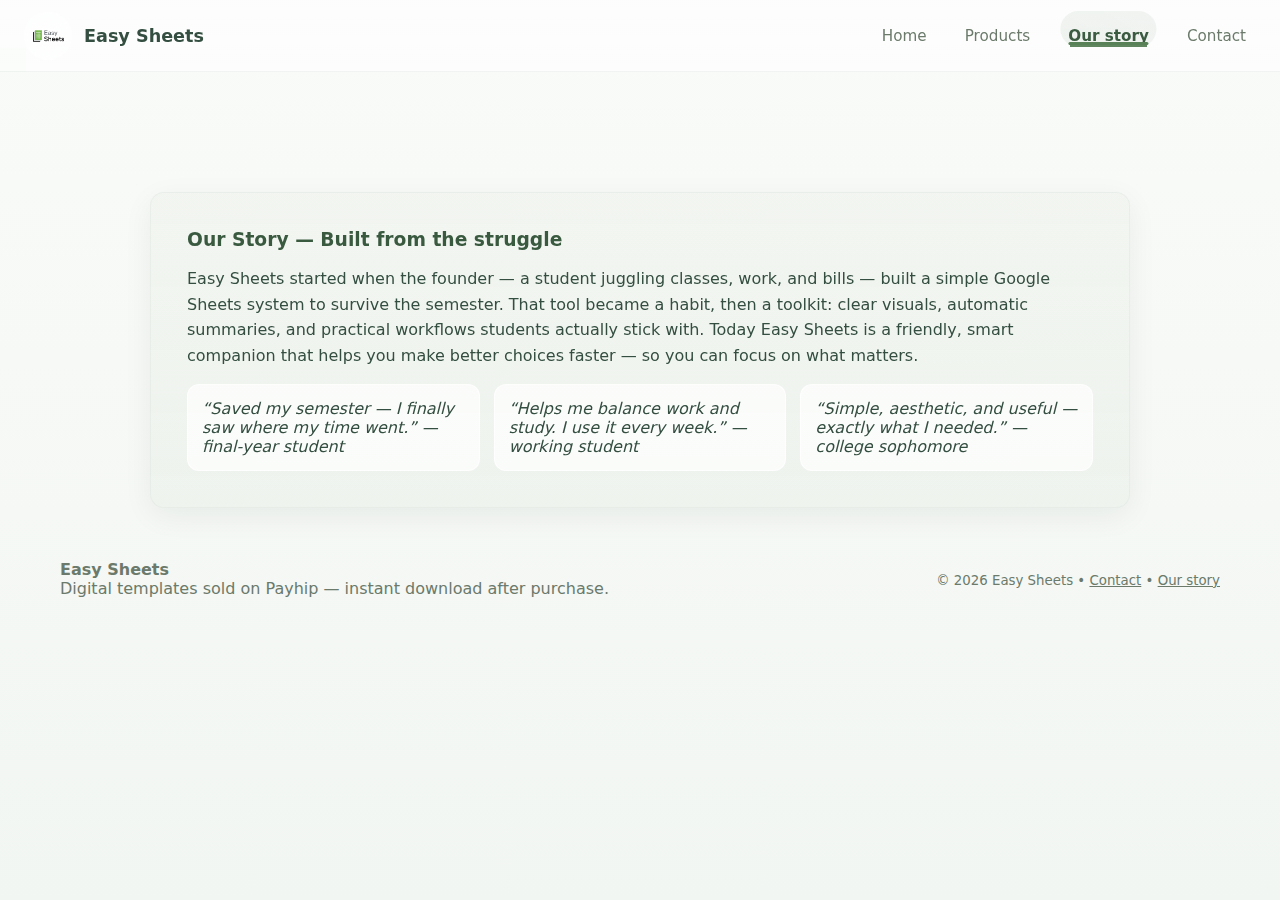
<file: About.html>
<!DOCTYPE html>
<html lang="en">
<head>
  <meta charset="utf-8" />
  <meta name="viewport" content="width=device-width,initial-scale=1" />
  <title>Our Story — Easy Sheets</title>

  <meta name="description" content="Easy Sheets PH — Smart, ready-to-use Google Sheets templates for students and professionals. Track habits, plan budgets, and boost productivity effortlessly.">
  <link rel="icon" href="/assets/favicon.png" type="image/png" />

  <meta property="og:title" content="Easy Sheets — Plan Smarter. Study Better." />
  <meta property="og:description" content="Smart Google Sheet templates for students & professionals. Instant access via Payhip." />
  <meta property="og:image" content="images/logo.png" />
  <meta property="og:type" content="website" />

  <style>
    :root{
      --bg-soft: #fbfcfb;
      --glass: rgba(255,255,255,0.7);
      --glass-strong: rgba(255,255,255,0.85);
      --accent-1:#a3b18a;
      --accent-2:#588157;
      --accent-3:#3a5a40;
      --text:#344e41;
      --muted:#6b7a6b;
      --card-shadow: 0 8px 30px rgba(18,30,20,0.06);
      --radius:14px;
      --header-h:72px;
      font-family: Inter, system-ui, -apple-system, "Segoe UI", Roboto, "Helvetica Neue", Arial;
    }
    *{box-sizing:border-box}
    html,body{height:100%;margin:0;background:linear-gradient(180deg,#f9fbf9 0%, #f2f6f2 100%);color:var(--text);-webkit-font-smoothing:antialiased}
    a{color:inherit}

    header{
      position:fixed;left:0;right:0;top:0;height:var(--header-h);display:flex;align-items:center;justify-content:space-between;padding:0 24px;gap:12px;z-index:1200;background: linear-gradient(180deg, rgba(255,255,255,0.6), rgba(255,255,255,0.45));backdrop-filter: blur(10px);border-bottom: 1px solid rgba(52,78,65,0.06);
    }
    .brand{display:flex;align-items:center;gap:12px}
    .brand img{width:48px;height:48px;border-radius:50%;object-fit:cover;display:inline-block}
    .brand h1{font-size:1.1rem;margin:0;color:var(--text);font-weight:700}
    nav{display:flex;gap:18px;align-items:center}
    nav a{font-size:0.95rem;color:var(--muted);text-decoration:none;padding:6px 8px;border-radius:8px}
    nav a:hover{color:var(--accent-2);background:rgba(88,129,87,0.06)}

    main{padding-top:calc(var(--header-h) + 24px)}

    .story{max-width:980px;margin:96px auto 32px;padding:36px;border-radius:14px;background: linear-gradient(180deg, rgba(163,177,138,0.06), rgba(88,129,87,0.04));box-shadow:var(--card-shadow);border:1px solid rgba(52,78,65,0.04)}
    .story h3{margin:0 0 8px;color:var(--accent-3)}
    .story p{color:var(--text);line-height:1.6}
    .test-grid{display:grid;grid-template-columns:repeat(3,1fr);gap:14px;margin-top:16px}
    @media (max-width:980px){.test-grid{grid-template-columns:repeat(2,1fr)}}
    @media (max-width:640px){.test-grid{grid-template-columns:1fr}}
    .test{background:var(--glass);padding:14px;border-radius:12px;border:1px solid rgba(255,255,255,0.6);color:var(--text);font-style:italic}

    footer{margin-top:28px}
    .site-footer{max-width:1200px;margin:0 auto;padding:20px;color:var(--muted);display:flex;justify-content:space-between;align-items:center;gap:12px}
  </style>
  <!-- shared styles -->
  <link rel="stylesheet" href="style.css">
</head>
<body>

  <header>
    <div class="brand">
      <a href="index.html" class="brand-link" aria-label="Go to home" style="display:flex;align-items:center;gap:12px;text-decoration:none;color:inherit">
        <img src="images/logo.jpg" alt="Easy Sheets logo" />
        <h1>Easy Sheets</h1>
      </a>
    </div>
    <nav aria-label="Main">
      <a href="index.html#home">Home</a>
      <a href="Products.html">Products</a>
      <a href="About.html">Our story</a>
      <a href="Contact.html">Contact</a>
    </nav>
  </header>

  <main>
    <section class="story" aria-labelledby="story-title">
      <h3 id="story-title">Our Story — Built from the struggle</h3>
      <p>
        Easy Sheets started when the founder — a student juggling classes, work, and bills — built a simple Google Sheets system to survive the semester.
        That tool became a habit, then a toolkit: clear visuals, automatic summaries, and practical workflows students actually stick with.
        Today Easy Sheets is a friendly, smart companion that helps you make better choices faster — so you can focus on what matters.
      </p>

      <div class="test-grid" aria-hidden="false">
        <div class="test">“Saved my semester — I finally saw where my time went.” — final-year student</div>
        <div class="test">“Helps me balance work and study. I use it every week.” — working student</div>
        <div class="test">“Simple, aesthetic, and useful — exactly what I needed.” — college sophomore</div>
      </div>
    </section>
  </main>

  <footer>
    <div class="site-footer">
      <div>
        <strong>Easy Sheets</strong><br>
        Digital templates sold on Payhip — instant download after purchase.
      </div>
      <div style="text-align:right">
        <small>© <span id="year"></span> Easy Sheets • <a href="index.html#contact">Contact</a> • <a href="About.html">Our story</a></small>
      </div>
    </div>
  </footer>

  <script>
    document.getElementById('year').textContent = new Date().getFullYear();
  </script>

  <!-- scroll-reveal: same as index.html to enable animate-on-scroll on this page -->
  <script>
    (function(){
      try{
        if(window.matchMedia && window.matchMedia('(prefers-reduced-motion: reduce)').matches) return;
        const selector = '.card, .hero-panel, .story, .trust-bar, .product-cta, .hero-title, .test-grid, .contact';
        const nodes = Array.from(document.querySelectorAll(selector));
        nodes.forEach((el, idx) => {
          el.classList.add('animate-on-scroll');
          el.style.setProperty('--stagger-index', idx);
        });

        const io = new IntersectionObserver((entries, obs) => {
          entries.forEach(entry => {
            if(entry.isIntersecting){
              entry.target.classList.add('in-view');
              obs.unobserve(entry.target);
            }
          });
        }, { threshold: 0.12 });

        nodes.forEach(n => io.observe(n));
      }catch(e){ /* fail silently */ }
    })();
  </script>

  <script src="main.js"></script>

</body>
</html>
</file>
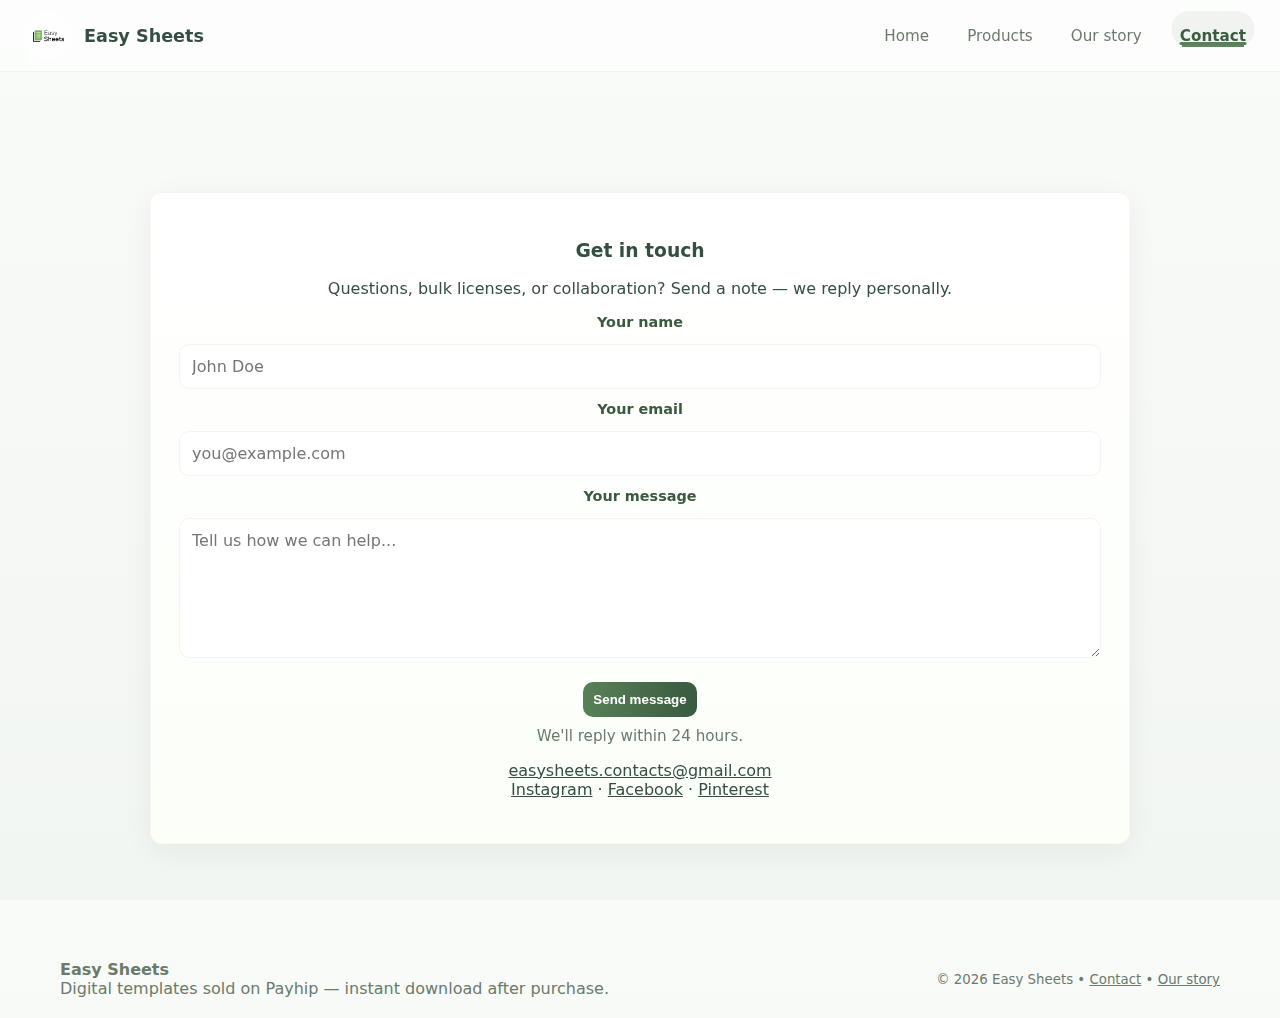
<file: Contact.html>
<!DOCTYPE html>
<html lang="en">
<head>
  <meta charset="utf-8" />
  <meta name="viewport" content="width=device-width,initial-scale=1" />
  <title>Contact — Easy Sheets</title>
  <meta name="description" content="Contact Easy Sheets — questions, bulk licenses, or collaboration." />
  <link rel="icon" href="/assets/favicon.png" type="image/png" />
  <style>
    :root{--bg-soft:#fbfcfb;--glass:rgba(255,255,255,0.7);--accent-2:#588157;--accent-3:#3a5a40;--text:#344e41;--muted:#6b7a6b;--card-shadow:0 8px 30px rgba(18,30,20,0.06);--radius:14px;--header-h:72px;font-family:Inter,system-ui,-apple-system,"Segoe UI",Roboto,"Helvetica Neue",Arial}
    *{box-sizing:border-box}html,body{height:100%;margin:0;background:linear-gradient(180deg,#f9fbf9 0%, #f2f6f2 100%);color:var(--text);-webkit-font-smoothing:antialiased}a{color:inherit}img{max-width:100%;display:block}
    header{position:fixed;left:0;right:0;top:0;height:var(--header-h);display:flex;align-items:center;justify-content:space-between;padding:0 24px;gap:12px;z-index:1200;background: linear-gradient(180deg, rgba(255,255,255,0.6), rgba(255,255,255,0.45));backdrop-filter: blur(10px);border-bottom: 1px solid rgba(52,78,65,0.06)}
    .brand{display:flex;align-items:center;gap:12px}.brand img{width:48px;height:48px;border-radius:50%;object-fit:cover;display:inline-block}.brand h1{font-size:1.1rem;margin:0;color:var(--text);font-weight:700}
    nav{display:flex;gap:18px;align-items:center}nav a{font-size:0.95rem;color:var(--muted);text-decoration:none;padding:6px 8px;border-radius:8px}nav a:hover{color:var(--accent-2);background:rgba(88,129,87,0.06)}
    main{padding-top:calc(var(--header-h) + 24px)}
    .contact{max-width:980px;margin:96px auto;padding:28px;border-radius:12px;background:linear-gradient(180deg,#fff,#fbfff8);box-shadow:var(--card-shadow);border:1px solid rgba(52,78,65,0.04);text-align:center}
    .contact input,.contact textarea{padding:12px;border-radius:10px;border:1px solid rgba(52,78,65,0.06);background:#fff;width:100%;margin-top:8px;transition:border-color 200ms ease,box-shadow 200ms ease}
    .contact input:focus,.contact textarea:focus{outline:none;border-color:var(--accent-2);box-shadow:0 0 0 3px rgba(88,129,87,0.1)}
    .contact form > div{margin-bottom:12px}
    .contact label{display:block;margin-bottom:6px;font-size:0.9rem;font-weight:600;color:var(--accent-3)}
    .send{background: linear-gradient(90deg,var(--accent-2),var(--accent-3));color:#fff;border:none;padding:10px;border-radius:10px;font-weight:700;cursor:pointer;margin-top:8px}
    .site-footer{max-width:1200px;margin:0 auto;padding:20px;color:var(--muted);display:flex;justify-content:space-between;align-items:center;gap:12px}
  </style>
  <link rel="stylesheet" href="style.css">
</head>
<body>
  <header>
    <div class="brand">
      <a href="index.html" class="brand-link" aria-label="Go to home" style="display:flex;align-items:center;gap:12px;text-decoration:none;color:inherit">
        <img src="images/logo.jpg" alt="Easy Sheets logo" />
        <h1>Easy Sheets</h1>
      </a>
    </div>
    <nav aria-label="Main">
      <a href="index.html#home">Home</a>
      <a href="Products.html">Products</a>
      <a href="About.html">Our story</a>
      <a href="Contact.html">Contact</a>
    </nav>
  </header>

  <main>
    <section id="contact" class="contact" aria-labelledby="contact-title">
      <h3 id="contact-title">Get in touch</h3>
      <p>Questions, bulk licenses, or collaboration? Send a note — we reply personally.</p>

      <form id="contactForm" action="https://formspree.io/f/xanlbqze" method="POST">
        <div>
          <label for="contact-name">Your name</label>
          <input id="contact-name" name="name" type="text" placeholder="John Doe" required />
        </div>
        <div>
          <label for="contact-email">Your email</label>
          <input id="contact-email" name="_replyto" type="email" placeholder="you@example.com" required />
        </div>
        <div>
          <label for="contact-message">Your message</label>
          <textarea id="contact-message" name="message" rows="6" placeholder="Tell us how we can help..." required></textarea>
        </div>
        <input type="hidden" name="_subject" value="New message from Easy Sheets website">
        <button type="submit" class="send">Send message</button>
      </form>

      <p style="margin-top:10px;color:var(--muted);font-size:0.95rem">We'll reply within 24 hours.</p>

      <p style="margin-top:10px">
        <a href="mailto:easysheets.contacts@gmail.com">easysheets.contacts@gmail.com</a>
        <br>
        <a href="https://www.instagram.com/easysheetsonig/" target="_blank" rel="noopener">Instagram</a> ·
        <a href="https://www.facebook.com/profile.php?id=61582341212031" target="_blank" rel="noopener">Facebook</a> ·
        <a href="https://ph.pinterest.com/EasySheets_/" target="_blank" rel="noopener">Pinterest</a>
      </p>
    </section>
  </main>

  <footer>
    <div class="site-footer">
      <div>
        <strong>Easy Sheets</strong><br>
        Digital templates sold on Payhip — instant download after purchase.
      </div>
      <div style="text-align:right">
        <small>© <span id="year"></span> Easy Sheets • <a href="Contact.html">Contact</a> • <a href="About.html">Our story</a></small>
      </div>
    </div>
  </footer>

  <script src="main.js"></script>
  <script>
    const contactForm = document.getElementById('contactForm');
    if(contactForm){
      handleFormSubmit(contactForm, contactForm.action);
    }
    document.getElementById('year').textContent = new Date().getFullYear();
  </script>
  <!-- scroll-reveal: same as index.html to enable animate-on-scroll on this page -->
  <script>
    (function(){
      try{
        if(window.matchMedia && window.matchMedia('(prefers-reduced-motion: reduce)').matches) return;
        const selector = '.card, .hero-panel, .story, .trust-bar, .product-cta, .hero-title, .test-grid, .contact';
        const nodes = Array.from(document.querySelectorAll(selector));
        nodes.forEach((el, idx) => {
          el.classList.add('animate-on-scroll');
          el.style.setProperty('--stagger-index', idx);
        });

        const io = new IntersectionObserver((entries, obs) => {
          entries.forEach(entry => {
            if(entry.isIntersecting){
              entry.target.classList.add('in-view');
              obs.unobserve(entry.target);
            }
          });
        }, { threshold: 0.12 });

        nodes.forEach(n => io.observe(n));
      }catch(e){ /* fail silently */ }
    })();
  </script>

  <script src="main.js"></script>
</body>
</html>
</file>
<file: style.css>
/* Shared interactive styles and scroll reveal animations */

:root{
	--scroll-reveal-distance: 18px;
	--reveal-duration: 600ms;
	--card-hover-scale: 1.025;
	--card-hover-shadow: 0 22px 50px rgba(18,30,20,0.12);

	/* Nav ripple & tooltip theming (override these to match your brand) */
	--nav-ripple-color: rgba(88,129,87,0.12);
	--nav-tooltip-bg: rgba(20,30,20,0.9);
}

/* Hover effect for product / content cards */
.card{
	transition: transform 260ms cubic-bezier(.2,.9,.3,1), box-shadow 260ms ease, filter 260ms ease;
	will-change: transform, box-shadow;
}
.card:hover,
.card:focus-within{
	transform: translateY(-6px) scale(var(--card-hover-scale));
	box-shadow: var(--card-hover-shadow);
}

/* Subtle link / CTA hover */
.cta, .product-cta a, .send, .popup-btn {
	transition: transform 200ms ease, box-shadow 200ms ease;
}
.cta:hover, .product-cta a:hover, .send:hover, .popup-btn:hover {
	transform: translateY(-4px);
}

/* Scroll reveal: start hidden then animate into view */
.animate-on-scroll{
	opacity: 0;
	transform: translateY(var(--scroll-reveal-distance));
	transition: transform var(--reveal-duration) cubic-bezier(.2,.9,.3,1), opacity var(--reveal-duration) ease;
	will-change: transform, opacity;
}
.animate-on-scroll.in-view{
	opacity: 1;
	transform: translateY(0);
}

/* Stagger helper: when parent has --stagger-index, use it */
.animate-on-scroll[style*="--stagger-index"]{
	transition-delay: calc(var(--stagger-index) * 80ms);
}

/* Respect reduced motion */
@media (prefers-reduced-motion: reduce){
	.card, .animate-on-scroll, .cta, .product-cta a, .send, .popup-btn { transition: none !important; transform: none !important; }
}

/* Navigation hover polish */
header nav { position: relative; }
header nav a {
	position: relative;
	display: inline-block;
	padding: 8px 10px;
	color: var(--muted);
	transition: color 200ms ease, transform 200ms cubic-bezier(.2,.9,.3,1), background 180ms ease;
}
header nav a::after{
	content: '';
	position: absolute;
	left: 12px;
	right: 12px;
	bottom: 6px;
	height: 2px;
	background: var(--accent-2);
	transform: scaleX(0);
	transform-origin: left center;
	transition: transform 260ms cubic-bezier(.2,.9,.3,1), opacity 160ms ease;
	opacity: 0.95;
}
header nav a:hover, header nav a:focus{
	color: var(--accent-3);
	transform: translateY(-3px);
}
header nav a:hover::after, header nav a:focus::after{
	transform: scaleX(1);
}

/* Indicator controlled by JS for a smoother moving underline */
.nav-indicator{
	position: absolute; left:0; bottom:8px; height:3px; background:var(--accent-2); border-radius:999px;
	width:0; transform: translateX(0); transition: transform 260ms cubic-bezier(.2,.9,.3,1), width 260ms cubic-bezier(.2,.9,.3,1), opacity 220ms ease;
	pointer-events: none; opacity:0; z-index:1300;
}
.nav-indicator.visible{ opacity: 1; }

/* Active nav link style: persists when not hovering */
header nav a.nav-active{
	color: var(--accent-3);
	font-weight: 700;
}
header nav a.nav-active::after{ transform: scaleX(1); }

/* Soft moving bubble behind nav items for a tactile feel */
.nav-bubble{
	position: absolute;
	left: 0;
	bottom: 6px; /* placed roughly near the links */
	height: 36px;
	border-radius: 999px;
	background: linear-gradient(90deg, rgba(88,129,87,0.08), rgba(58,90,64,0.06));
	transform: translateX(0);
	transition: transform 300ms cubic-bezier(.2,.9,.3,1), width 300ms cubic-bezier(.2,.9,.3,1), opacity 220ms ease;
	pointer-events: none;
	z-index: 1200; /* behind the indicator which is 1300 */
	opacity: 0;
}
.nav-bubble.visible{ opacity: 1; }

/* Reduce bubble size on small screens */
@media (max-width:640px){
	.nav-bubble{ display:none; }
}

/* Ripple on click inside nav links */
header nav a{ position: relative; overflow: visible; }
.nav-ripple {
	position: absolute;
	border-radius: 50%;
	background: rgba(88,129,87,0.12);
	transform: scale(0);
	pointer-events: none;
	will-change: transform, opacity;
}
.nav-ripple.animate{
 	/* tightened ripple timing for snappier feel (brand-tweakable) */
 	transition: transform 260ms cubic-bezier(.2,.9,.3,1), opacity 260ms ease;
 	transform: scale(1);
 	opacity: 0;
}

/* Tooltip for long hover */
.nav-tooltip{
 	position: absolute;
 	padding: 6px 8px;
 	background: var(--nav-tooltip-bg);
 	color: #fff;
 	font-size: 12px;
 	border-radius: 6px;
 	transform-origin: center bottom;
 	transform: translateY(6px) scale(.96);
 	opacity: 0;
 	/* tightened tooltip transition for a slightly snappier UI */
 	transition: transform 140ms ease, opacity 140ms ease;
 	white-space: nowrap;
 	z-index: 1400;
 	pointer-events: none;
}
.nav-tooltip.visible{ opacity: 1; transform: translateY(0) scale(1); }

@media (prefers-reduced-motion: reduce){
	.nav-ripple.animate{ transition: none; }
	.nav-tooltip{ transition: none; }
}

/* Focus-visible accessibility */
header nav a:focus-visible{ outline: 3px solid rgba(88,129,87,0.14); outline-offset:4px; }

/* Form improvements for better UX */
input, textarea, select {
	font-size: 16px;
	font-family: inherit;
}

input:focus, textarea:focus, select:focus {
	outline: none;
	border-color: var(--accent-2);
	box-shadow: 0 0 0 3px rgba(88,129,87,0.1);
	transition: border-color 200ms ease, box-shadow 200ms ease;
}

button:focus-visible {
	outline: 3px solid rgba(88,129,87,0.3);
	outline-offset: 2px;
}

/* Loading state */
button:disabled {
	opacity: 0.6;
	cursor: not-allowed;
}

/* Success message style */
.success-message {
	color: var(--accent-2);
	font-weight: 600;
	padding: 12px;
	border-radius: 8px;
	background: rgba(88,129,87,0.08);
	border-left: 4px solid var(--accent-2);
	margin-bottom: 12px;
}

/* Error message style */
.error-message {
	color: #C05621;
	font-weight: 600;
	padding: 12px;
	border-radius: 8px;
	background: rgba(192,86,33,0.08);
	border-left: 4px solid #C05621;
	margin-bottom: 12px;
}

/* Smooth scrolling */
html {
	scroll-behavior: smooth;
}

/* Better link underlines */
a[href^="http"], a[href^="mailto:"] {
	transition: color 200ms ease;
}

/* Active indicator for form fields */
input[required]::after, textarea[required]::after {
	content: '';
}
</file>
